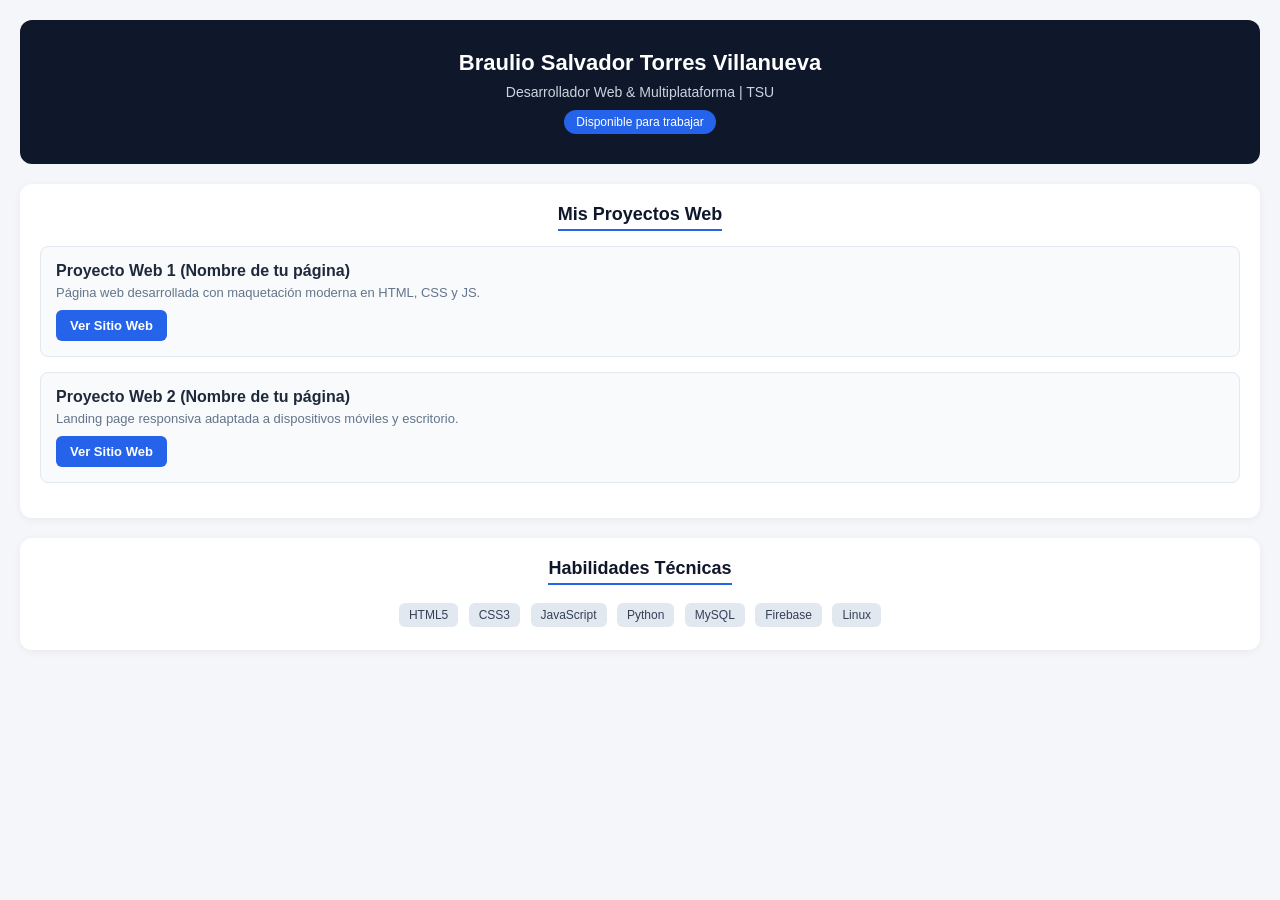
<file: Index.html>
<!DOCTYPE html>
<html lang="es">
<head>
  <meta charset="UTF-8">
  <meta name="viewport" content="width=device-width, initial-scale=1.0">
  <title>Portafolio | Braulio Torres</title>
  <style>
    * { box-sizing: border-box; margin: 0; padding: 0; font-family: Arial, sans-serif; }
    body { background-color: #f4f6f9; color: #333; padding: 20px; text-align: center; }
    header { background: #0f172a; color: white; padding: 30px 15px; border-radius: 12px; margin-bottom: 20px; }
    h1 { font-size: 22px; margin-bottom: 8px; }
    p { font-size: 14px; color: #cbd5e1; }
    .badge { display: inline-block; background: #2563eb; color: white; padding: 5px 12px; border-radius: 15px; font-size: 12px; margin-top: 10px; }
    .section { background: white; padding: 20px; border-radius: 12px; margin-bottom: 20px; box-shadow: 0 2px 8px rgba(0,0,0,0.05); }
    h2 { font-size: 18px; color: #0f172a; margin-bottom: 15px; border-bottom: 2px solid #2563eb; display: inline-block; padding-bottom: 4px; }
    .card { background: #f8fafc; border: 1px solid #e2e8f0; border-radius: 8px; padding: 15px; margin-bottom: 15px; text-align: left; }
    .card h3 { font-size: 16px; color: #1e293b; margin-bottom: 5px; }
    .card p { color: #64748b; font-size: 13px; margin-bottom: 10px; }
    .btn { display: inline-block; background: #2563eb; color: white; text-decoration: none; padding: 8px 14px; border-radius: 6px; font-size: 13px; font-weight: bold; }
    .skills span { display: inline-block; background: #e2e8f0; color: #334155; padding: 5px 10px; border-radius: 6px; font-size: 12px; margin: 3px; }
  </style>
</head>
<body>

  <header>
    <h1>Braulio Salvador Torres Villanueva</h1>
    <p>Desarrollador Web & Multiplataforma | TSU</p>
    <span class="badge">Disponible para trabajar</span>
  </header>

  <div class="section">
    <h2>Mis Proyectos Web</h2>
    
    <div class="card">
      <h3>Proyecto Web 1 (Nombre de tu página)</h3>
      <p>Página web desarrollada con maquetación moderna en HTML, CSS y JS.</p>
      <a href="AQUÍ_TUS_LINKS_DE_PÁGINAS" target="_blank" class="btn">Ver Sitio Web</a>
    </div>

    <div class="card">
      <h3>Proyecto Web 2 (Nombre de tu página)</h3>
      <p>Landing page responsiva adaptada a dispositivos móviles y escritorio.</p>
      <a href="AQUÍ_TUS_LINKS_DE_PÁGINAS" target="_blank" class="btn">Ver Sitio Web</a>
    </div>
  </div>

  <div class="section">
    <h2>Habilidades Técnicas</h2>
    <div class="skills">
      <span>HTML5</span>
      <span>CSS3</span>
      <span>JavaScript</span>
      <span>Python</span>
      <span>MySQL</span>
      <span>Firebase</span>
      <span>Linux</span>
    </div>
  </div>

</body>
</html>
</file>
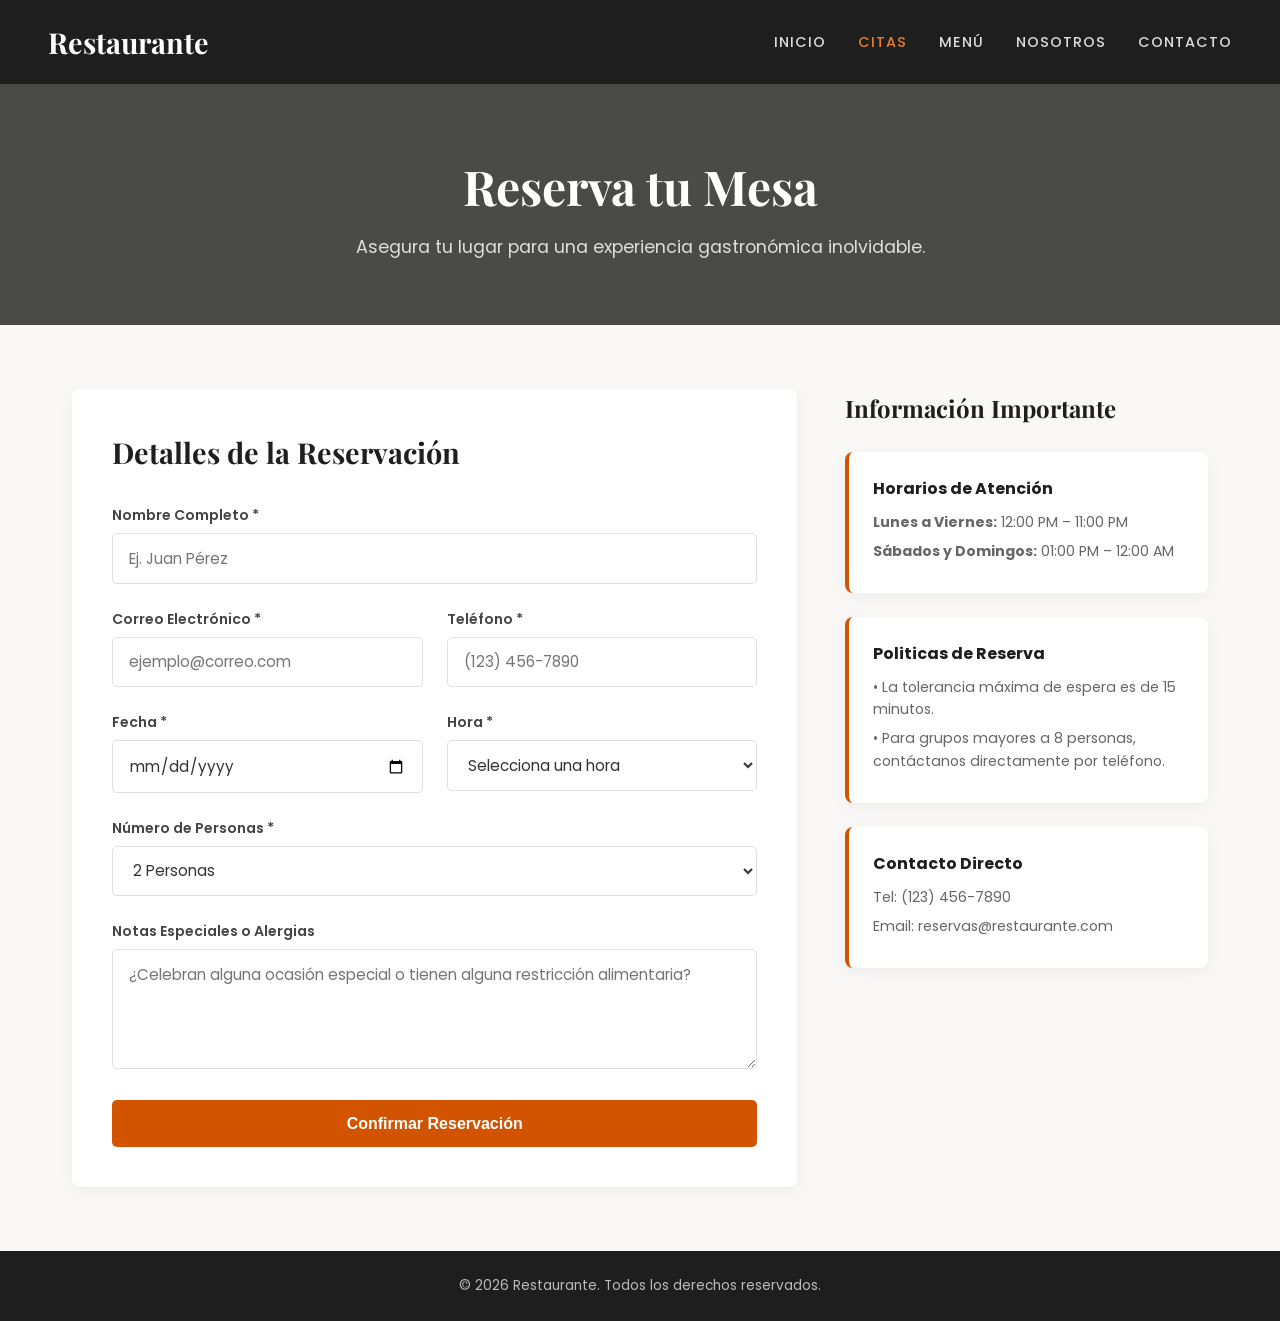
<file: restaurante-laptop/paginas/citas.html>
<!DOCTYPE html>
<html lang="es">
<head>
    <meta charset="UTF-8">
    <meta name="viewport" content="width=device-width, initial-scale=1.0">
    <title>Reservar Cita - Restaurante</title>
    <link rel="stylesheet" href="../css/citas.css">
    <!-- Fuentes de Google Fonts -->
    <link rel="preconnect" href="https://fonts.googleapis.com">
    <link rel="preconnect" href="https://fonts.gstatic.com" crossorigin>
    <link href="https://fonts.googleapis.com/css2?family=Playfair+Display:ital,wght@0,600;0,700;1,400&family=Poppins:wght@300;400;500;600&display=swap" rel="stylesheet">
</head>
<body>

    <!-- Encabezado y Navegación -->
    <header>
        <nav class="navbar">
            <div class="logo">
                <a href="inicio.html">Restaurante</a>
            </div>
            <ul class="nav-links">
                <li><a href="inicio.html">INICIO</a></li>
                <li><a href="citas.html" class="active">CITAS</a></li>
                <li><a href="menu.html">MENÚ</a></li>
                <li><a href="nosotros.html">NOSOTROS</a></li>
                <li><a href="contacto.html">CONTACTO</a></li>
            </ul>
        </nav>
    </header>

    <main>
        <!-- Encabezado de la página -->
        <section class="citas-header">
            <h1>Reserva tu Mesa</h1>
            <p>Asegura tu lugar para una experiencia gastronómica inolvidable.</p>
        </section>

        <!-- Sección del Formulario e Información -->
        <section class="booking-section">
            <div class="booking-container">
                
                <!-- Columna Izquierda: Formulario -->
                <div class="form-wrapper">
                    <h2>Detalles de la Reservación</h2>
                    <form action="#" method="POST" class="booking-form">
                        
                        <div class="form-group">
                            <label for="nombre">Nombre Completo *</label>
                            <input type="text" id="nombre" name="nombre" placeholder="Ej. Juan Pérez" required>
                        </div>

                        <div class="form-row">
                            <div class="form-group">
                                <label for="correo">Correo Electrónico *</label>
                                <input type="email" id="correo" name="correo" placeholder="ejemplo@correo.com" required>
                            </div>
                            <div class="form-group">
                                <label for="telefono">Teléfono *</label>
                                <input type="tel" id="telefono" name="telefono" placeholder="(123) 456-7890" required>
                            </div>
                        </div>

                        <div class="form-row">
                            <div class="form-group">
                                <label for="fecha">Fecha *</label>
                                <input type="date" id="fecha" name="fecha" required>
                            </div>
                            <div class="form-group">
                                <label for="hora">Hora *</label>
                                <select id="hora" name="hora" required>
                                    <option value="" disabled selected>Selecciona una hora</option>
                                    <option value="13:00">01:00 PM</option>
                                    <option value="14:00">02:00 PM</option>
                                    <option value="15:00">03:00 PM</option>
                                    <option value="19:00">07:00 PM</option>
                                    <option value="20:00">08:00 PM</option>
                                    <option value="21:00">09:00 PM</option>
                                </select>
                            </div>
                        </div>

                        <div class="form-group">
                            <label for="personas">Número de Personas *</label>
                            <select id="personas" name="personas" required>
                                <option value="1">1 Persona</option>
                                <option value="2" selected>2 Personas</option>
                                <option value="3">3 Personas</option>
                                <option value="4">4 Personas</option>
                                <option value="5">5 Personas</option>
                                <option value="6+">Mesa Grande (6+ personas)</option>
                            </select>
                        </div>

                        <div class="form-group">
                            <label for="notas">Notas Especiales o Alergias</label>
                            <textarea id="notas" name="notas" rows="4" placeholder="¿Celebran alguna ocasión especial o tienen alguna restricción alimentaria?"></textarea>
                        </div>

                        <button type="submit" class="btn btn-primary btn-block">Confirmar Reservación</button>
                    </form>
                </div>

                <!-- Columna Derecha: Información Relevante -->
                <div class="info-wrapper">
                    <h3>Información Importante</h3>
                    
                    <div class="info-card">
                        <h4> Horarios de Atención</h4>
                        <p><strong>Lunes a Viernes:</strong> 12:00 PM – 11:00 PM</p>
                        <p><strong>Sábados y Domingos:</strong> 01:00 PM – 12:00 AM</p>
                    </div>

                    <div class="info-card">
                        <h4> Politicas de Reserva</h4>
                        <p>• La tolerancia máxima de espera es de 15 minutos.</p>
                        <p>• Para grupos mayores a 8 personas, contáctanos directamente por teléfono.</p>
                    </div>

                    <div class="info-card">
                        <h4> Contacto Directo</h4>
                        <p>Tel: (123) 456-7890</p>
                        <p>Email: reservas@restaurante.com</p>
                    </div>
                </div>

            </div>
        </section>
    </main>

    <!-- Footer -->
    <footer>
        <div class="footer-bottom">
            <p>&copy; 2026 Restaurante. Todos los derechos reservados.</p>
        </div>
    </footer>

</body>
</html>
</file>
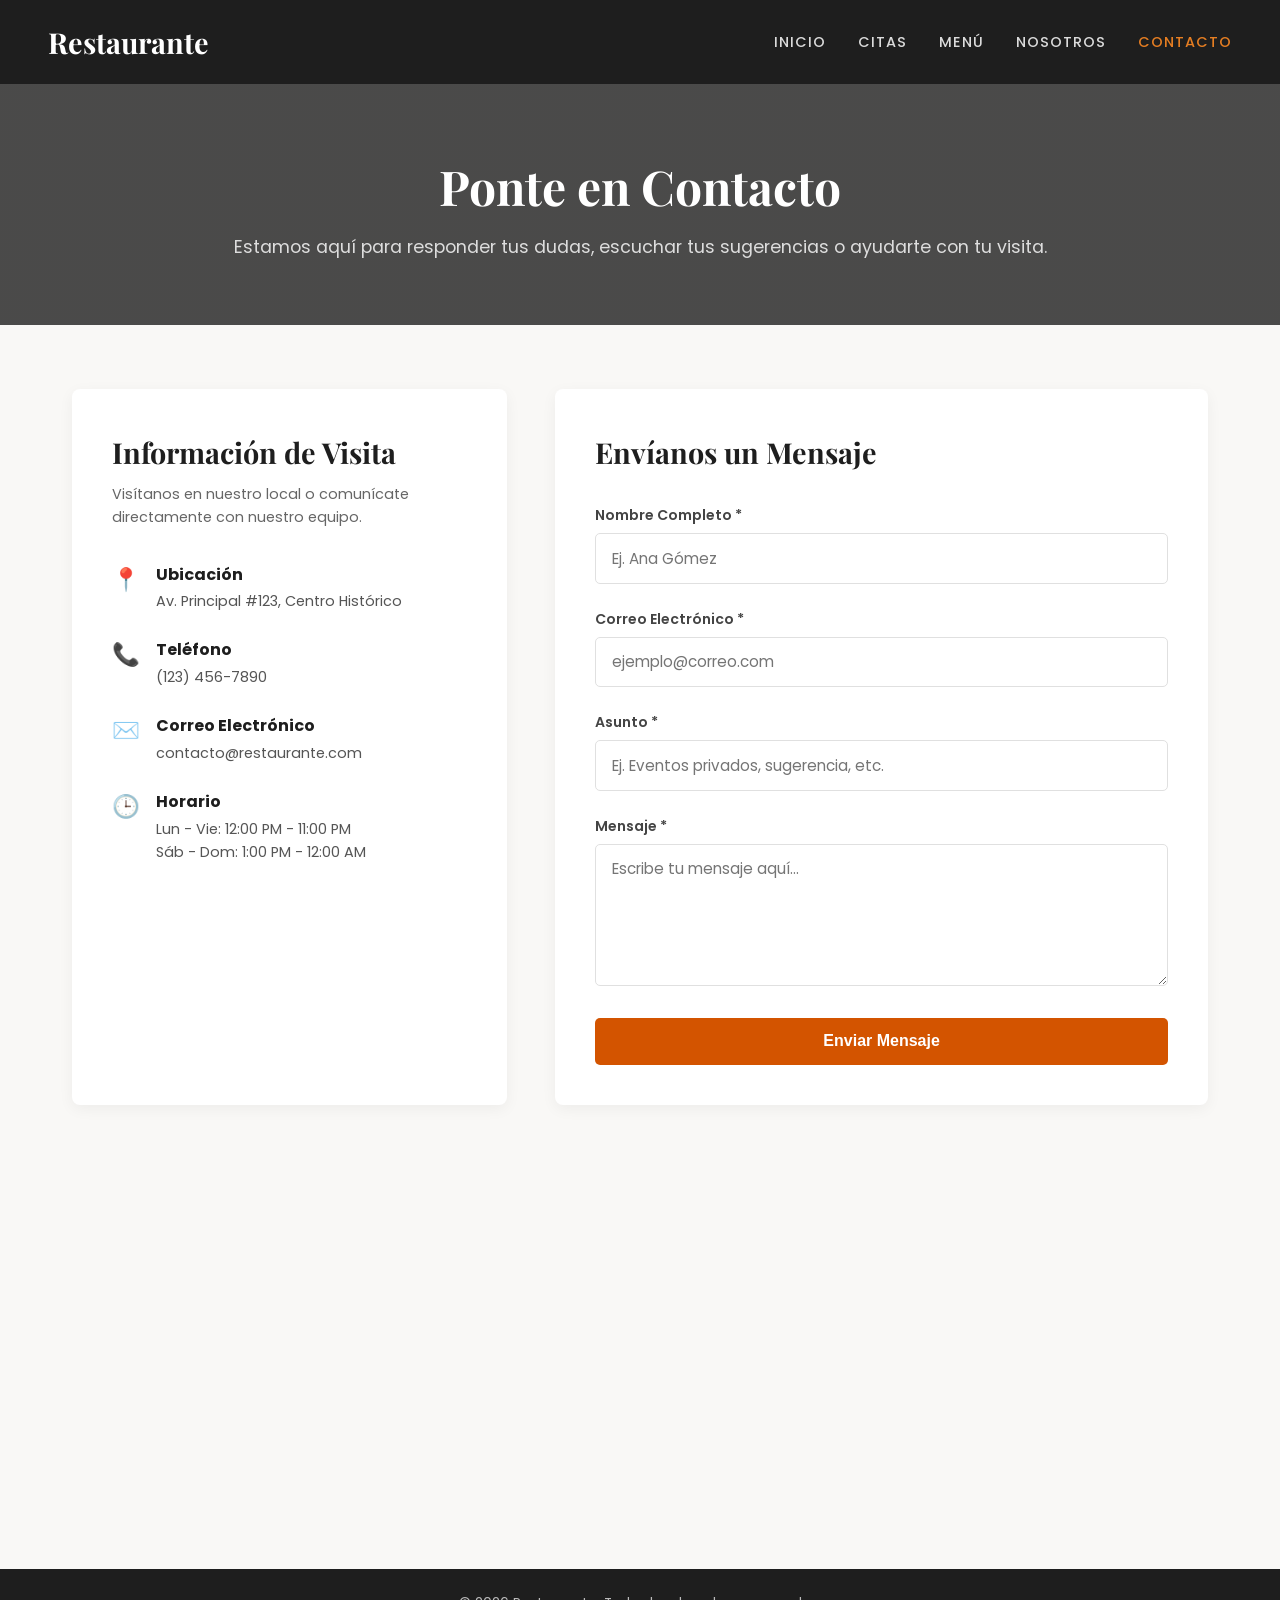
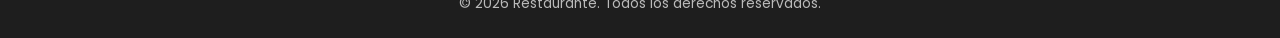
<file: restaurante-laptop/paginas/contacto.html>
<!DOCTYPE html>
<html lang="es">
<head>
    <meta charset="UTF-8">
    <meta name="viewport" content="width=device-width, initial-scale=1.0">
    <title>Contacto - Restaurante</title>
    <link rel="stylesheet" href="../css/contacto.css">
    <!-- Fuentes de Google Fonts -->
    <link rel="preconnect" href="https://fonts.googleapis.com">
    <link rel="preconnect" href="https://fonts.gstatic.com" crossorigin>
    <link href="https://fonts.googleapis.com/css2?family=Playfair+Display:ital,wght@0,600;0,700;1,400&family=Poppins:wght@300;400;500;600&display=swap" rel="stylesheet">
</head>
<body>

    <!-- Encabezado y Navegación -->
    <header>
        <nav class="navbar">
            <div class="logo">
                <a href="inicio.html">Restaurante</a>
            </div>
            <ul class="nav-links">
                <li><a href="inicio.html">INICIO</a></li>
                <li><a href="citas.html">CITAS</a></li>
                <li><a href="menu.html">MENÚ</a></li>
                <li><a href="nosotros.html">NOSOTROS</a></li>
                <li><a href="contacto.html" class="active">CONTACTO</a></li>
            </ul>
        </nav>
    </header>

    <main>
        <!-- Encabezado de Contacto -->
        <section class="contacto-header">
            <h1>Ponte en Contacto</h1>
            <p>Estamos aquí para responder tus dudas, escuchar tus sugerencias o ayudarte con tu visita.</p>
        </section>

        <!-- Sección de Formulario e Información -->
        <section class="contacto-section">
            <div class="contacto-container">
                
                <!-- Columna Izquierda: Información de Contacto -->
                <div class="contacto-info">
                    <h2>Información de Visita</h2>
                    <p class="desc">Visítanos en nuestro local o comunícate directamente con nuestro equipo.</p>
                    
                    <div class="info-item">
                        <div class="icon">📍</div>
                        <div>
                            <h4>Ubicación</h4>
                            <p>Av. Principal #123, Centro Histórico</p>
                        </div>
                    </div>

                    <div class="info-item">
                        <div class="icon">📞</div>
                        <div>
                            <h4>Teléfono</h4>
                            <p>(123) 456-7890</p>
                        </div>
                    </div>

                    <div class="info-item">
                        <div class="icon">✉️</div>
                        <div>
                            <h4>Correo Electrónico</h4>
                            <p>contacto@restaurante.com</p>
                        </div>
                    </div>

                    <div class="info-item">
                        <div class="icon">🕒</div>
                        <div>
                            <h4>Horario</h4>
                            <p>Lun - Vie: 12:00 PM - 11:00 PM</p>
                            <p>Sáb - Dom: 1:00 PM - 12:00 AM</p>
                        </div>
                    </div>
                </div>

                <!-- Columna Derecha: Formulario de Mensaje -->
                <div class="contacto-form-wrapper">
                    <h2>Envíanos un Mensaje</h2>
                    <form action="#" method="POST" class="contacto-form">
                        
                        <div class="form-group">
                            <label for="nombre">Nombre Completo *</label>
                            <input type="text" id="nombre" name="nombre" placeholder="Ej. Ana Gómez" required>
                        </div>

                        <div class="form-group">
                            <label for="correo">Correo Electrónico *</label>
                            <input type="email" id="correo" name="correo" placeholder="ejemplo@correo.com" required>
                        </div>

                        <div class="form-group">
                            <label for="asunto">Asunto *</label>
                            <input type="text" id="asunto" name="asunto" placeholder="Ej. Eventos privados, sugerencia, etc." required>
                        </div>

                        <div class="form-group">
                            <label for="mensaje">Mensaje *</label>
                            <textarea id="mensaje" name="mensaje" rows="5" placeholder="Escribe tu mensaje aquí..." required></textarea>
                        </div>

                        <button type="submit" class="btn btn-primary btn-block">Enviar Mensaje</button>
                    </form>
                </div>

            </div>
        </section>

        <!-- Mapa de Google Maps Incorporado -->
        <section class="mapa-section">
            <iframe 
                src="https://www.google.com/maps/embed?pb=!1m18!1m12!1m3!1d3762.5395982852267!2d-98.1998315!3d19.0401509!2m3!1f0!2f0!3f0!3m2!1i1024!2i768!4f13.1!3m3!1m2!1s0x85cfc0e255555555%3A0x5555555555555555!2sCentro%20Hist%C3%B3rico!5e0!3m2!1ses!2smx!4v1600000000000!5m2!1ses!2smx" 
                width="100%" 
                height="400" 
                style="border:0;" 
                allowfullscreen="" 
                loading="lazy">
            </iframe>
        </section>
    </main>

    <!-- Footer -->
    <footer>
        <div class="footer-bottom">
            <p>&copy; 2026 Restaurante. Todos los derechos reservados.</p>
        </div>
    </footer>

</body>
</html>
</file>
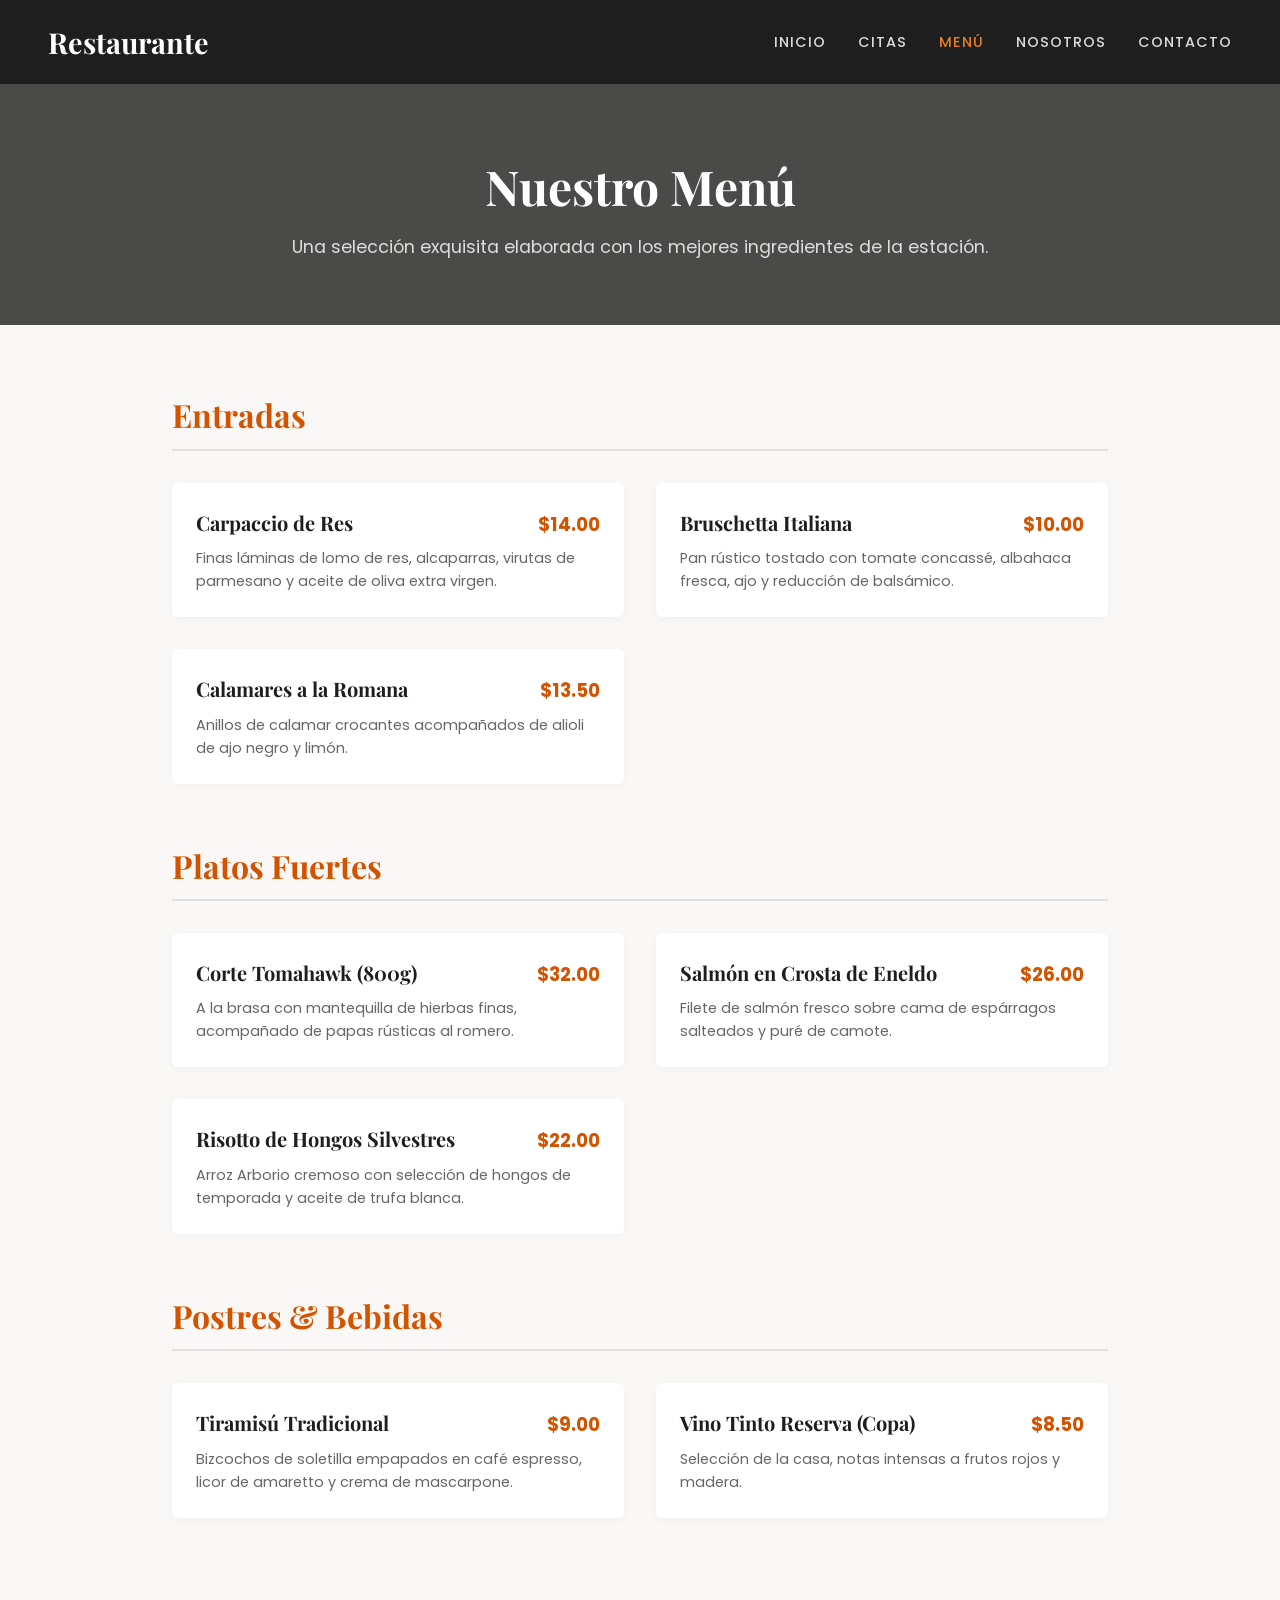
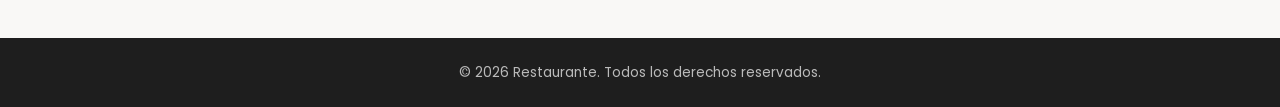
<file: restaurante-laptop/paginas/menu.html>
<!DOCTYPE html>
<html lang="es">
<head>
    <meta charset="UTF-8">
    <meta name="viewport" content="width=device-width, initial-scale=1.0">
    <title>Menú - Restaurante</title>
    <link rel="stylesheet" href="../css/menu.css">
    <!-- Fuentes de Google Fonts -->
    <link rel="preconnect" href="https://fonts.googleapis.com">
    <link rel="preconnect" href="https://fonts.gstatic.com" crossorigin>
    <link href="https://fonts.googleapis.com/css2?family=Playfair+Display:ital,wght@0,600;0,700;1,400&family=Poppins:wght@300;400;500;600&display=swap" rel="stylesheet">
</head>
<body>

    <!-- Encabezado y Navegación -->
    <header>
        <nav class="navbar">
            <div class="logo">
                <a href="inicio.html">Restaurante</a>
            </div>
            <ul class="nav-links">
                <li><a href="inicio.html">INICIO</a></li>
                <li><a href="citas.html">CITAS</a></li>
                <li><a href="menu.html" class="active">MENÚ</a></li>
                <li><a href="nosotros.html">NOSOTROS</a></li>
                <li><a href="contacto.html">CONTACTO</a></li>
            </ul>
        </nav>
    </header>

    <main>
        <!-- Encabezado del Menú -->
        <section class="menu-header">
            <h1>Nuestro Menú</h1>
            <p>Una selección exquisita elaborada con los mejores ingredientes de la estación.</p>
        </section>

        <!-- Contenedor Principal del Menú -->
        <section class="menu-section">
            
            <!-- CATEGORÍA: ENTRADAS -->
            <div class="menu-category">
                <h2>Entradas</h2>
                <div class="menu-grid">
                    <div class="menu-item">
                        <div class="item-header">
                            <h3>Carpaccio de Res</h3>
                            <span class="price">$14.00</span>
                        </div>
                        <p class="item-desc">Finas láminas de lomo de res, alcaparras, virutas de parmesano y aceite de oliva extra virgen.</p>
                    </div>

                    <div class="menu-item">
                        <div class="item-header">
                            <h3>Bruschetta Italiana</h3>
                            <span class="price">$10.00</span>
                        </div>
                        <p class="item-desc">Pan rústico tostado con tomate concassé, albahaca fresca, ajo y reducción de balsámico.</p>
                    </div>

                    <div class="menu-item">
                        <div class="item-header">
                            <h3>Calamares a la Romana</h3>
                            <span class="price">$13.50</span>
                        </div>
                        <p class="item-desc">Anillos de calamar crocantes acompañados de alioli de ajo negro y limón.</p>
                    </div>
                </div>
            </div>

            <!-- CATEGORÍA: PLATOS FUERTES -->
            <div class="menu-category">
                <h2>Platos Fuertes</h2>
                <div class="menu-grid">
                    <div class="menu-item">
                        <div class="item-header">
                            <h3>Corte Tomahawk (800g)</h3>
                            <span class="price">$32.00</span>
                        </div>
                        <p class="item-desc">A la brasa con mantequilla de hierbas finas, acompañado de papas rústicas al romero.</p>
                    </div>

                    <div class="menu-item">
                        <div class="item-header">
                            <h3>Salmón en Crosta de Eneldo</h3>
                            <span class="price">$26.00</span>
                        </div>
                        <p class="item-desc">Filete de salmón fresco sobre cama de espárragos salteados y puré de camote.</p>
                    </div>

                    <div class="menu-item">
                        <div class="item-header">
                            <h3>Risotto de Hongos Silvestres</h3>
                            <span class="price">$22.00</span>
                        </div>
                        <p class="item-desc">Arroz Arborio cremoso con selección de hongos de temporada y aceite de trufa blanca.</p>
                    </div>
                </div>
            </div>

            <!-- CATEGORÍA: POSTRES Y BEBIDAS -->
            <div class="menu-category">
                <h2>Postres & Bebidas</h2>
                <div class="menu-grid">
                    <div class="menu-item">
                        <div class="item-header">
                            <h3>Tiramisú Tradicional</h3>
                            <span class="price">$9.00</span>
                        </div>
                        <p class="item-desc">Bizcochos de soletilla empapados en café espresso, licor de amaretto y crema de mascarpone.</p>
                    </div>

                    <div class="menu-item">
                        <div class="item-header">
                            <h3>Vino Tinto Reserva (Copa)</h3>
                            <span class="price">$8.50</span>
                        </div>
                        <p class="item-desc">Selección de la casa, notas intensas a frutos rojos y madera.</p>
                    </div>
                </div>
            </div>

        </section>
    </main>

    <!-- Footer -->
    <footer>
        <div class="footer-bottom">
            <p>&copy; 2026 Restaurante. Todos los derechos reservados.</p>
        </div>
    </footer>

</body>
</html>
</file>
<file: restaurante-laptop/css/citas.css>
/* ==========================================
   VARIABLES Y ESTILOS BASE
   ========================================== */
:root {
    --primary-color: #d35400;
    --accent-color: #e67e22;
    --dark-bg: #1e1e1e;
    --light-bg: #f9f8f6;
    --text-color: #2c3e50;
    --border-color: #e0e0e0;
    --font-heading: 'Playfair Display', Georgia, serif;
    --font-body: 'Poppins', sans-serif;
}

* {
    margin: 0;
    padding: 0;
    box-sizing: border-box;
}

body {
    font-family: var(--font-body);
    color: var(--text-color);
    background-color: var(--light-bg);
    line-height: 1.6;
}

/* NAV BAR */
header {
    position: sticky;
    top: 0;
    z-index: 1000;
}

.navbar {
    background-color: var(--dark-bg);
    padding: 1.2rem 3rem;
    display: flex;
    justify-content: space-between;
    align-items: center;
}

.logo a {
    color: #fff;
    font-family: var(--font-heading);
    font-size: 1.8rem;
    font-weight: 700;
    text-decoration: none;
}

.nav-links {
    list-style: none;
    display: flex;
    gap: 2rem;
}

.nav-links a {
    color: #dcdcdc;
    text-decoration: none;
    font-size: 0.9rem;
    font-weight: 500;
    letter-spacing: 1px;
    transition: color 0.3s;
}

.nav-links a:hover,
.nav-links a.active {
    color: var(--accent-color);
}

/* HEADER SECCIÓN CITAS */
.citas-header {
    background: linear-gradient(rgba(0, 0, 0, 0.7), rgba(0, 0, 0, 0.7)),
                url('https://images.unsplash.com/photo-1559339352-11d035aa65de?auto=format&fit=crop&w=1600&q=80') center/cover no-repeat;
    color: #fff;
    text-align: center;
    padding: 4rem 1rem;
}

.citas-header h1 {
    font-family: var(--font-heading);
    font-size: 3rem;
    margin-bottom: 0.5rem;
}

.citas-header p {
    font-size: 1.1rem;
    color: #ddd;
}

/* SECCIÓN PRINCIPAL DE RESERVACIÓN */
.booking-section {
    padding: 4rem 2rem;
    max-width: 1200px;
    margin: 0 auto;
}

.booking-container {
    display: grid;
    grid-template-columns: 2fr 1fr;
    gap: 3rem;
}

/* FORMULARIO */
.form-wrapper {
    background: #fff;
    padding: 2.5rem;
    border-radius: 8px;
    box-shadow: 0 4px 15px rgba(0,0,0,0.05);
}

.form-wrapper h2 {
    font-family: var(--font-heading);
    font-size: 1.8rem;
    margin-bottom: 1.8rem;
    color: var(--dark-bg);
}

.form-group {
    margin-bottom: 1.5rem;
}

.form-row {
    display: grid;
    grid-template-columns: 1fr 1fr;
    gap: 1.5rem;
}

label {
    display: block;
    font-size: 0.88rem;
    font-weight: 600;
    margin-bottom: 0.4rem;
    color: #444;
}

input, select, textarea {
    width: 100%;
    padding: 0.8rem 1rem;
    border: 1px solid var(--border-color);
    border-radius: 5px;
    font-family: var(--font-body);
    font-size: 0.95rem;
    color: #333;
    background-color: #fff;
    transition: border-color 0.3s;
}

input:focus, select:focus, textarea:focus {
    outline: none;
    border-color: var(--primary-color);
}

textarea {
    resize: vertical;
}

.btn {
    display: inline-block;
    padding: 0.9rem 2rem;
    font-size: 1rem;
    font-weight: 600;
    border: none;
    border-radius: 5px;
    cursor: pointer;
    transition: background-color 0.3s;
}

.btn-primary {
    background-color: var(--primary-color);
    color: #fff;
}

.btn-primary:hover {
    background-color: #b04300;
}

.btn-block {
    width: 100%;
}

/* COLUMNA LATERAL (INFORMACIÓN) */
.info-wrapper {
    display: flex;
    flex-direction: column;
    gap: 1.5rem;
}

.info-wrapper h3 {
    font-family: var(--font-heading);
    font-size: 1.5rem;
    color: var(--dark-bg);
}

.info-card {
    background: #fff;
    padding: 1.5rem;
    border-radius: 8px;
    border-left: 4px solid var(--primary-color);
    box-shadow: 0 4px 15px rgba(0,0,0,0.05);
}

.info-card h4 {
    font-size: 1rem;
    margin-bottom: 0.6rem;
    color: var(--dark-bg);
}

.info-card p {
    font-size: 0.88rem;
    color: #666;
    margin-bottom: 0.4rem;
}

/* FOOTER */
footer {
    background-color: var(--dark-bg);
    color: #bbb;
    text-align: center;
    padding: 1.5rem;
}

.footer-bottom {
    font-size: 0.85rem;
}

/* RESPONSIVO */
@media (max-width: 900px) {
    .booking-container {
        grid-template-columns: 1fr;
    }

    .navbar {
        flex-direction: column;
        gap: 1rem;
        padding: 1rem;
    }
}

@media (max-width: 600px) {
    .form-row {
        grid-template-columns: 1fr;
    }

    .form-wrapper {
        padding: 1.5rem;
    }
}
</file>
<file: restaurante-laptop/css/contacto.css>
/* ==========================================
   VARIABLES Y ESTILOS BASE
   ========================================== */
:root {
    --primary-color: #d35400;
    --accent-color: #e67e22;
    --dark-bg: #1e1e1e;
    --light-bg: #f9f8f6;
    --text-color: #2c3e50;
    --border-color: #e0e0e0;
    --font-heading: 'Playfair Display', Georgia, serif;
    --font-body: 'Poppins', sans-serif;
}

* {
    margin: 0;
    padding: 0;
    box-sizing: border-box;
}

body {
    font-family: var(--font-body);
    color: var(--text-color);
    background-color: var(--light-bg);
    line-height: 1.6;
}

/* NAVEGACIÓN */
header {
    position: sticky;
    top: 0;
    z-index: 1000;
}

.navbar {
    background-color: var(--dark-bg);
    padding: 1.2rem 3rem;
    display: flex;
    justify-content: space-between;
    align-items: center;
}

.logo a {
    color: #fff;
    font-family: var(--font-heading);
    font-size: 1.8rem;
    font-weight: 700;
    text-decoration: none;
}

.nav-links {
    list-style: none;
    display: flex;
    gap: 2rem;
}

.nav-links a {
    color: #dcdcdc;
    text-decoration: none;
    font-size: 0.9rem;
    font-weight: 500;
    letter-spacing: 1px;
    transition: color 0.3s;
}

.nav-links a:hover,
.nav-links a.active {
    color: var(--accent-color);
}

/* ENCABEZADO */
.contacto-header {
    background: linear-gradient(rgba(0, 0, 0, 0.7), rgba(0, 0, 0, 0.7)),
                url('https://images.unsplash.com/photo-1517248135467-4c7edcad34c4?auto=format&fit=crop&w=1600&q=80') center/cover no-repeat;
    color: #fff;
    text-align: center;
    padding: 4rem 1rem;
}

.contacto-header h1 {
    font-family: var(--font-heading);
    font-size: 3rem;
    margin-bottom: 0.5rem;
}

.contacto-header p {
    font-size: 1.1rem;
    color: #ddd;
}

/* SECCIÓN PRINCIPAL */
.contacto-section {
    padding: 4rem 2rem;
    max-width: 1200px;
    margin: 0 auto;
}

.contacto-container {
    display: grid;
    grid-template-columns: 1fr 1.5fr;
    gap: 3rem;
}

/* INFORMACIÓN DE CONTACTO */
.contacto-info {
    background: #fff;
    padding: 2.5rem;
    border-radius: 8px;
    box-shadow: 0 4px 15px rgba(0,0,0,0.05);
}

.contacto-info h2 {
    font-family: var(--font-heading);
    font-size: 1.8rem;
    margin-bottom: 0.5rem;
    color: var(--dark-bg);
}

.contacto-info .desc {
    font-size: 0.9rem;
    color: #666;
    margin-bottom: 2rem;
}

.info-item {
    display: flex;
    align-items: flex-start;
    gap: 1rem;
    margin-bottom: 1.5rem;
}

.info-item .icon {
    font-size: 1.4rem;
}

.info-item h4 {
    font-size: 1rem;
    color: var(--dark-bg);
    margin-bottom: 0.2rem;
}

.info-item p {
    font-size: 0.9rem;
    color: #555;
}

/* FORMULARIO */
.contacto-form-wrapper {
    background: #fff;
    padding: 2.5rem;
    border-radius: 8px;
    box-shadow: 0 4px 15px rgba(0,0,0,0.05);
}

.contacto-form-wrapper h2 {
    font-family: var(--font-heading);
    font-size: 1.8rem;
    margin-bottom: 1.8rem;
    color: var(--dark-bg);
}

.form-group {
    margin-bottom: 1.5rem;
}

label {
    display: block;
    font-size: 0.88rem;
    font-weight: 600;
    margin-bottom: 0.4rem;
    color: #444;
}

input, textarea {
    width: 100%;
    padding: 0.8rem 1rem;
    border: 1px solid var(--border-color);
    border-radius: 5px;
    font-family: var(--font-body);
    font-size: 0.95rem;
    color: #333;
    background-color: #fff;
    transition: border-color 0.3s;
}

input:focus, textarea:focus {
    outline: none;
    border-color: var(--primary-color);
}

textarea {
    resize: vertical;
}

.btn {
    display: inline-block;
    padding: 0.9rem 2rem;
    font-size: 1rem;
    font-weight: 600;
    border: none;
    border-radius: 5px;
    cursor: pointer;
    transition: background-color 0.3s;
}

.btn-primary {
    background-color: var(--primary-color);
    color: #fff;
}

.btn-primary:hover {
    background-color: #b04300;
}

.btn-block {
    width: 100%;
}

/* MAPA */
.mapa-section {
    line-height: 0;
}

/* FOOTER */
footer {
    background-color: var(--dark-bg);
    color: #bbb;
    text-align: center;
    padding: 1.5rem;
}

.footer-bottom {
    font-size: 0.85rem;
}

/* RESPONSIVO */
@media (max-width: 900px) {
    .contacto-container {
        grid-template-columns: 1fr;
    }

    .navbar {
        flex-direction: column;
        gap: 1rem;
        padding: 1rem;
    }
}
</file>
<file: restaurante-laptop/css/menu.css>
/* ==========================================
   VARIABLES Y ESTILOS BASE
   ========================================== */
:root {
    --primary-color: #d35400;
    --accent-color: #e67e22;
    --dark-bg: #1e1e1e;
    --light-bg: #f9f8f6;
    --text-color: #2c3e50;
    --border-color: #e0e0e0;
    --font-heading: 'Playfair Display', Georgia, serif;
    --font-body: 'Poppins', sans-serif;
}

* {
    margin: 0;
    padding: 0;
    box-sizing: border-box;
}

body {
    font-family: var(--font-body);
    color: var(--text-color);
    background-color: var(--light-bg);
    line-height: 1.6;
}

/* NAVEGACIÓN */
header {
    position: sticky;
    top: 0;
    z-index: 1000;
}

.navbar {
    background-color: var(--dark-bg);
    padding: 1.2rem 3rem;
    display: flex;
    justify-content: space-between;
    align-items: center;
}

.logo a {
    color: #fff;
    font-family: var(--font-heading);
    font-size: 1.8rem;
    font-weight: 700;
    text-decoration: none;
}

.nav-links {
    list-style: none;
    display: flex;
    gap: 2rem;
}

.nav-links a {
    color: #dcdcdc;
    text-decoration: none;
    font-size: 0.9rem;
    font-weight: 500;
    letter-spacing: 1px;
    transition: color 0.3s;
}

.nav-links a:hover,
.nav-links a.active {
    color: var(--accent-color);
}

/* ENCABEZADO DEL MENÚ */
.menu-header {
    background: linear-gradient(rgba(0, 0, 0, 0.7), rgba(0, 0, 0, 0.7)),
                url('https://images.unsplash.com/photo-1555396273-367ea4eb4db5?auto=format&fit=crop&w=1600&q=80') center/cover no-repeat;
    color: #fff;
    text-align: center;
    padding: 4rem 1rem;
}

.menu-header h1 {
    font-family: var(--font-heading);
    font-size: 3rem;
    margin-bottom: 0.5rem;
}

.menu-header p {
    font-size: 1.1rem;
    color: #ddd;
}

/* ESTRUCTURA DEL MENÚ */
.menu-section {
    max-width: 1000px;
    margin: 0 auto;
    padding: 4rem 2rem;
}

.menu-category {
    margin-bottom: 3.5rem;
}

.menu-category h2 {
    font-family: var(--font-heading);
    font-size: 2rem;
    color: var(--primary-color);
    border-bottom: 2px solid var(--border-color);
    padding-bottom: 0.5rem;
    margin-bottom: 2rem;
}

.menu-grid {
    display: grid;
    grid-template-columns: repeat(auto-fit, minmax(400px, 1fr));
    gap: 2rem;
}

.menu-item {
    background: #fff;
    padding: 1.5rem;
    border-radius: 6px;
    box-shadow: 0 2px 10px rgba(0,0,0,0.03);
}

.item-header {
    display: flex;
    justify-content: space-between;
    align-items: baseline;
    margin-bottom: 0.5rem;
}

.item-header h3 {
    font-family: var(--font-heading);
    font-size: 1.25rem;
    color: var(--dark-bg);
}

.item-header .price {
    font-weight: 700;
    color: var(--primary-color);
    font-size: 1.15rem;
}

.item-desc {
    font-size: 0.9rem;
    color: #666;
}

/* FOOTER */
footer {
    background-color: var(--dark-bg);
    color: #bbb;
    text-align: center;
    padding: 1.5rem;
}

.footer-bottom {
    font-size: 0.85rem;
}

/* RESPONSIVO */
@media (max-width: 768px) {
    .menu-grid {
        grid-template-columns: 1fr;
    }

    .navbar {
        flex-direction: column;
        gap: 1rem;
        padding: 1rem;
    }
}
</file>
